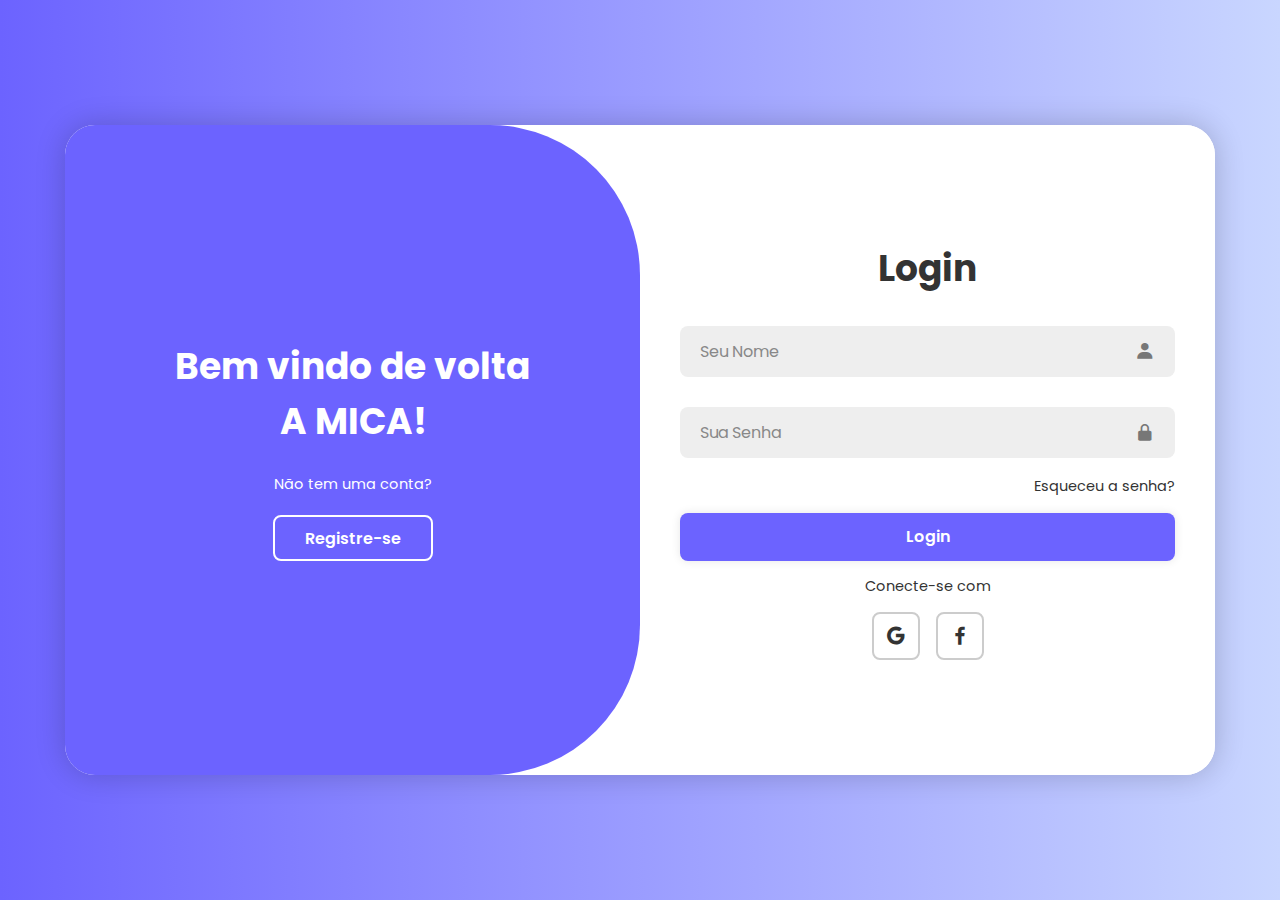
<file: index.html>
<!DOCTYPE html>
<html lang="en">
  <head>
    <meta charset="UTF-8" />
    <meta name="viewport" content="width=device-width, initial-scale=1.0" />
    <title>Login/Signup Form</title>
    <link href="https://unpkg.com/boxicons@2.1.4/css/boxicons.min.css"rel="stylesheet"/>
    <link rel="icon" type="image/png" href="uploads/LOGO MICA.png">
    <link rel="stylesheet" href="style/login/login.css"/>
  </head>
  <body>
    <div class="container">
      <div class="form-box login">
        <form
          id="loginForm"
          action="../Projeto Mica/php/validar.php"
          method="POST"
          autocomplete="off"
        >
          <h1>Login</h1>
          <div class="input-box">
            <input
              type="text"
              id="loginUsername"
              name="nome"
              placeholder="Seu Nome"
              required
            />
            <i class="bx bxs-user"></i> 
          </div>
          <div class="input-box">
            <input
              type="password"
              id="loginPassword"
              name="senha"
              placeholder="Sua Senha"
              required
            />
            <i class="bx bxs-lock-alt"></i>
          </div>
          <div class="forgot-link">
            <a href="#">Esqueceu a senha?</a>
          </div>
          <button type="submit" class="btn">Login</button>
          <p>Conecte-se com</p>
          <div class="social-icons">
            <a href="#"><i class="bx bxl-google"></i></a>
            <a href="#"><i class="bx bxl-facebook"></i></a>
          </div>
        </form>
      </div>

      <div class="form-box register">
        <form
          id="registerForm"
          action="../Projeto Mica/php/cadastro.php"
          method="post"
          autocomplete="off"
          enctype="multipart/form-data"
        >
          <h1>Registrar</h1>
          <div class="input-box">
            <input type="text" name="nome" placeholder="Seu Nome" required />
            <i class="bx bxs-user"></i>
          </div>
          <div class="input-box">
            <input
              type="email"
              name="email"
              placeholder="Email"
              required
            />
            <i class="bx bxs-envelope"></i>
          </div>
          <div class="input-box">
            <input
              type="password"
              name="senha"
              placeholder="Senha"
              required
            />
            <i class="bx bxs-lock-alt"></i>
          </div>
          <div class="input-box">
            <input
              type="file"
              id="imagem_pfp"
              name="imagem_pfp"
              accept="image/*"
              style="padding: 10px; background: #eee; border-radius: 8px;"
            />
            <i class="bx bxs-image"></i>
          </div>
          <button type="submit" class="btn">Registrar</button>
          <p>Registre-se com</p>
          <div class="social-icons">
            <a href="#"><i class="bx bxl-google"></i></a>
            <a href="#"><i class="bx bxl-facebook"></i></a>
          </div>
        </form>
      </div>

      <div class="toggle-box">
        <div class="toggle-panel toggle-left">
          <h1>Bem vindo de volta <br> A MICA! </h1>
          <p>Não tem uma conta?</p>
          <button class="btn register-btn">Registre-se</button>
        </div>

        <div class="toggle-panel toggle-right">
          <h1>Bem vindo <br> A MICA!</h1>
          <p>Ja possui uma conta?</p>
          <button class="btn login-btn">Login</button>
        </div>
      </div>
    </div>

    <script src="js/login.js"></script>

  </body>
</html>
</file>
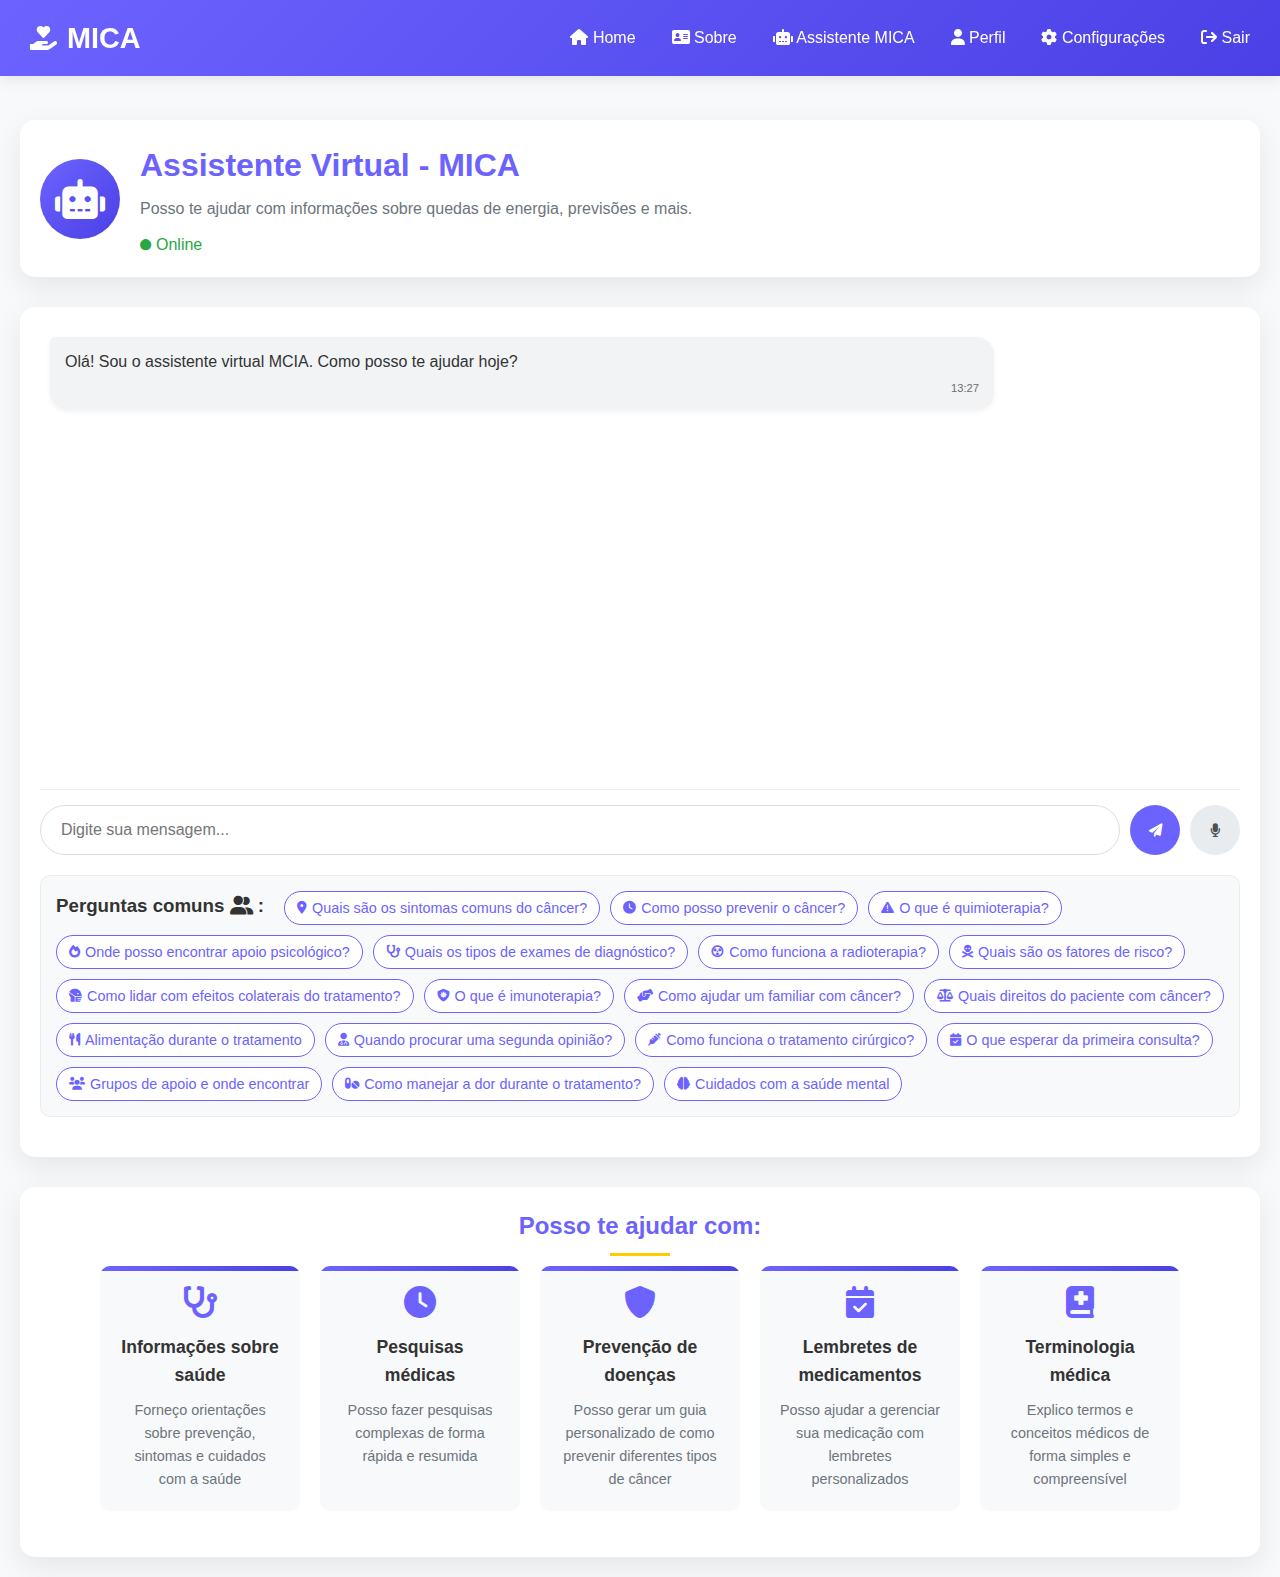
<file: chatbot.html>
<!DOCTYPE html>
<html lang="pt-br">
<head>
    <meta charset="UTF-8">
    <meta name="viewport" content="width=device-width, initial-scale=1.0">
    <title>Assistente Virtual - Poweríon</title>
    <link rel="icon" type="image/png" href="uploads/LOGO MICA.png">
    <link rel="stylesheet" href="style/chatbot/chatbot_adicional.css">
    <link rel="stylesheet" href="style/chatbot/chatbot.css">
    <link rel="stylesheet" href="https://cdnjs.cloudflare.com/ajax/libs/font-awesome/6.0.0-beta3/css/all.min.css">
    <style>
    
    </style>
</head>
<body>
    <header>
        <div class="logo-placeholder">
           <h1 class="logo"><i class="fas fa-hand-holding-heart"></i> MICA</h1>
        </div>
        <nav>
            <ul>
        <li><a href="home.html"><i class="fa fa-home"></i> Home</a></li>
        <li><a href="sobre.html"><i class="fa fa-address-card"></i> Sobre</a></li>
        <li><a href="chatbot.html"><i class="fas fa-robot"></i> Assistente MICA</a></li>
        <li><a href="perfil.php"><i class="fa fa-user" aria-hidden="true"></i> Perfil</a></li>
        <li><a href="configuraçoes.php"><i class="fa fa-cog"></i> Configurações</a></li>
        <li><a class= danger href="php/logout.php"><i class="fa fa-sign-out" aria-hidden="true"></i> Sair</a></li>
            </ul>
        </nav>
    </header>

    <main class="chatbot-container">
        <section class="chatbot-header">
            <div class="chatbot-avatar">
                <i class="fas fa-robot"></i>
            </div>
            <div class="chatbot-info">
                <h1>Assistente Virtual - MICA</h1>
                <p>Posso te ajudar com informações sobre quedas de energia, previsões e mais.</p>
                <div class="chatbot-status">
                    <span class="status-online"><i class="fas fa-circle"></i> Online</span>
                </div>
                <div id="api-status" class="api-error"></div>
            </div>
        </section>

        <section class="chatbot-content">
            <div class="chat-messages" id="chat-messages">
                <div class="message bot-message">
                    <div class="message-content">
                        <p>Olá! Sou o assistente virtual MCIA. Como posso te ajudar hoje?</p>
                    </div>
                    <div class="message-time" id="initial-message-time">14:30</div>
                </div>
                
                <div class="typing-indicator" id="typing-indicator">
                    <span class="typing-dot"></span>
                    <span class="typing-dot"></span>
                    <span class="typing-dot"></span>
                </div>
            </div>
            
            <div class="chat-input">
                <input type="text" id="user-input" placeholder="Digite sua mensagem..." autocomplete="off">
                <button id="send-btn"><i class="fas fa-paper-plane"></i></button>
                <button id="mic-btn"><i class="fas fa-microphone"></i></button>
            </div>

            <div class="quick-questions">
                <h3>Perguntas comuns <i class="fas fa-user-friends"></i> :</h3>
                <div class="quick-questions-container" id="quick-questions-container">
                </div>
            </div>
        </section>

        <section class="chatbot-help">
            <h2>Posso te ajudar com:</h2>
            <div class="help-topics">
                <div class="help-topic">
                    <i class="fas fa-stethoscope"></i>
                    <h3>Informações sobre saúde</h3>
                    <p>Forneço orientações sobre prevenção, sintomas e cuidados com a saúde</p>
                </div>
                <div class="help-topic">
                    <i class="fas fa-clock"></i>
                    <h3>Pesquisas médicas</h3>
                    <p>Posso fazer pesquisas complexas de forma rápida e resumida</p>
                </div>
                <div class="help-topic">
                    <i class="fas fa-shield-alt"></i>
                    <h3>Prevenção de doenças</h3>
                    <p>Posso gerar um guia personalizado de como prevenir diferentes tipos de câncer</p>
                </div>
                <div class="help-topic">
                    <i class="fas fa-calendar-check"></i>
                    <h3>Lembretes de medicamentos</h3>
                    <p>Posso ajudar a gerenciar sua medicação com lembretes personalizados</p>
                </div>
                <div class="help-topic">
                    <i class="fas fa-book-medical"></i>
                    <h3>Terminologia médica</h3>
                    <p>Explico termos e conceitos médicos de forma simples e compreensível</p>
                </div>
            </div>
            <br>
        </section>
    </main>
    <script src="private/responseFormatter.js"></script>
    <script src="private/chatbot.js"></script>
</body>
</html>
</file>
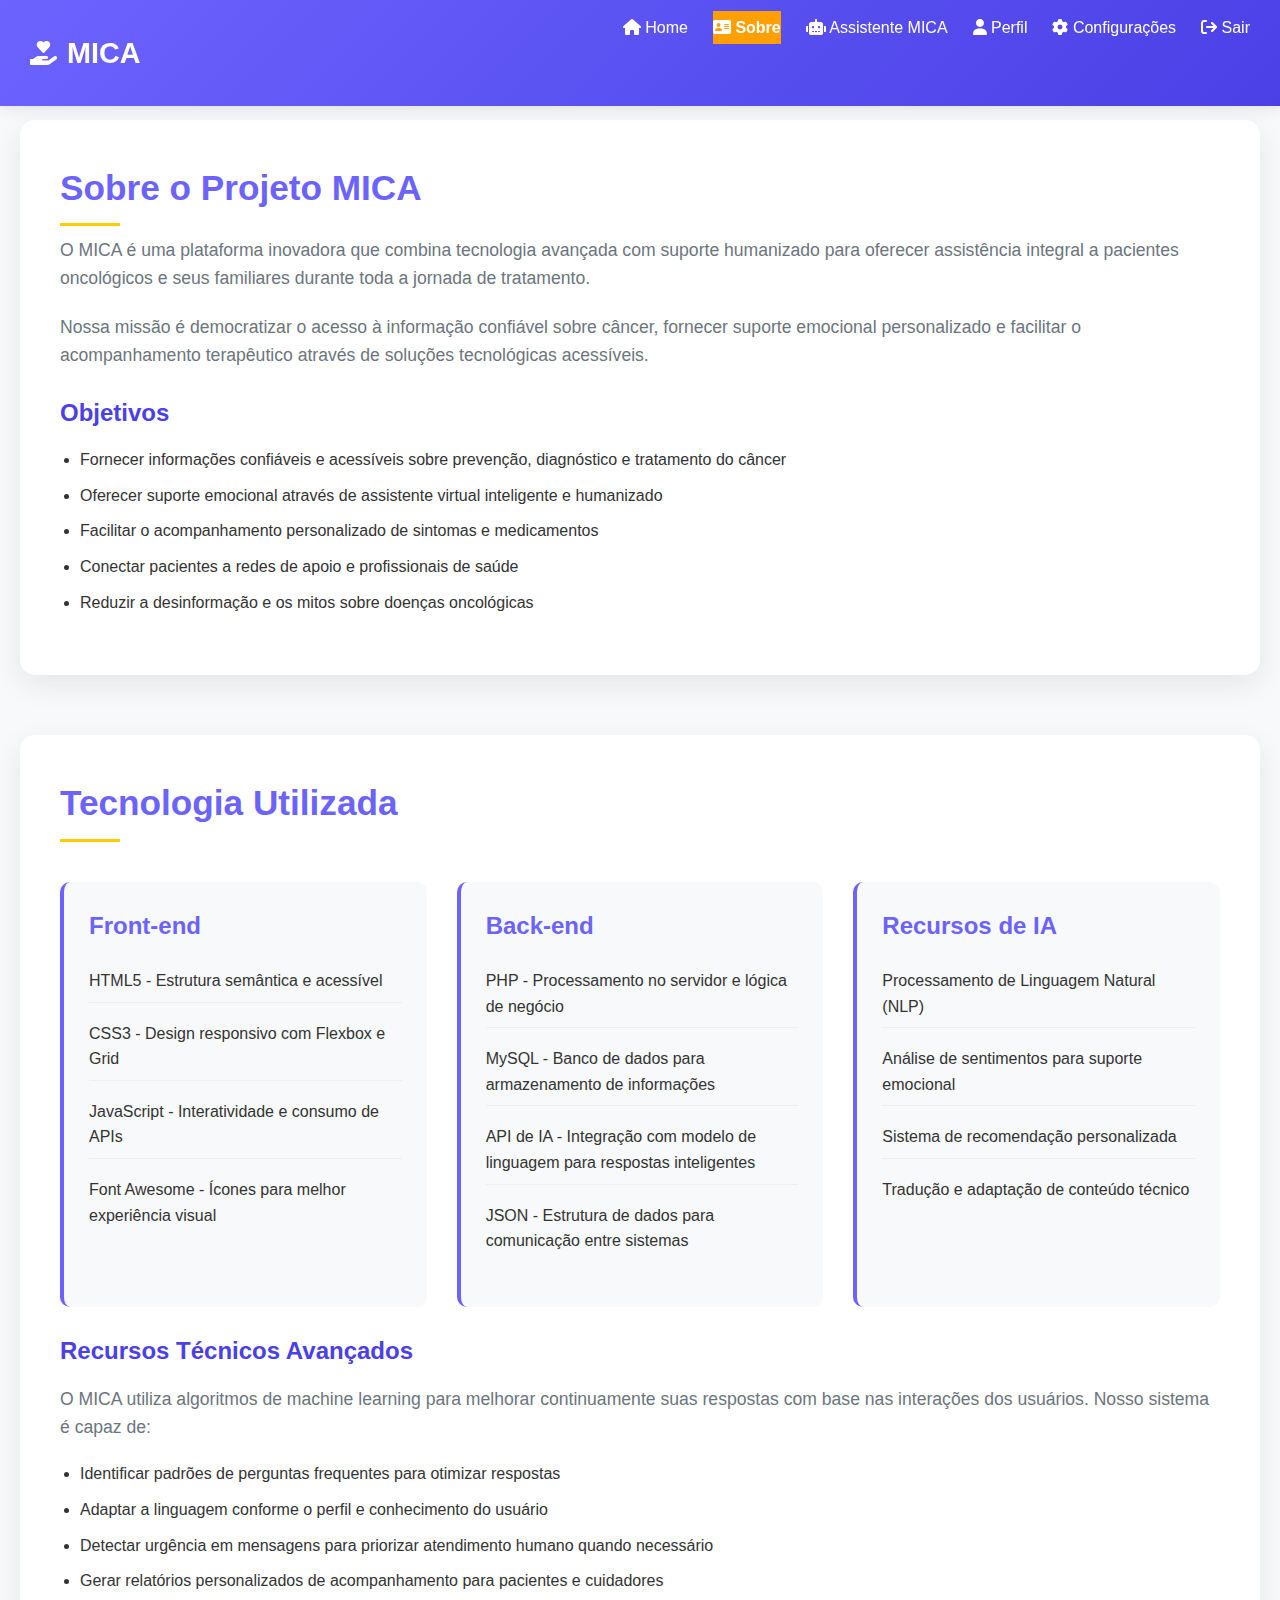
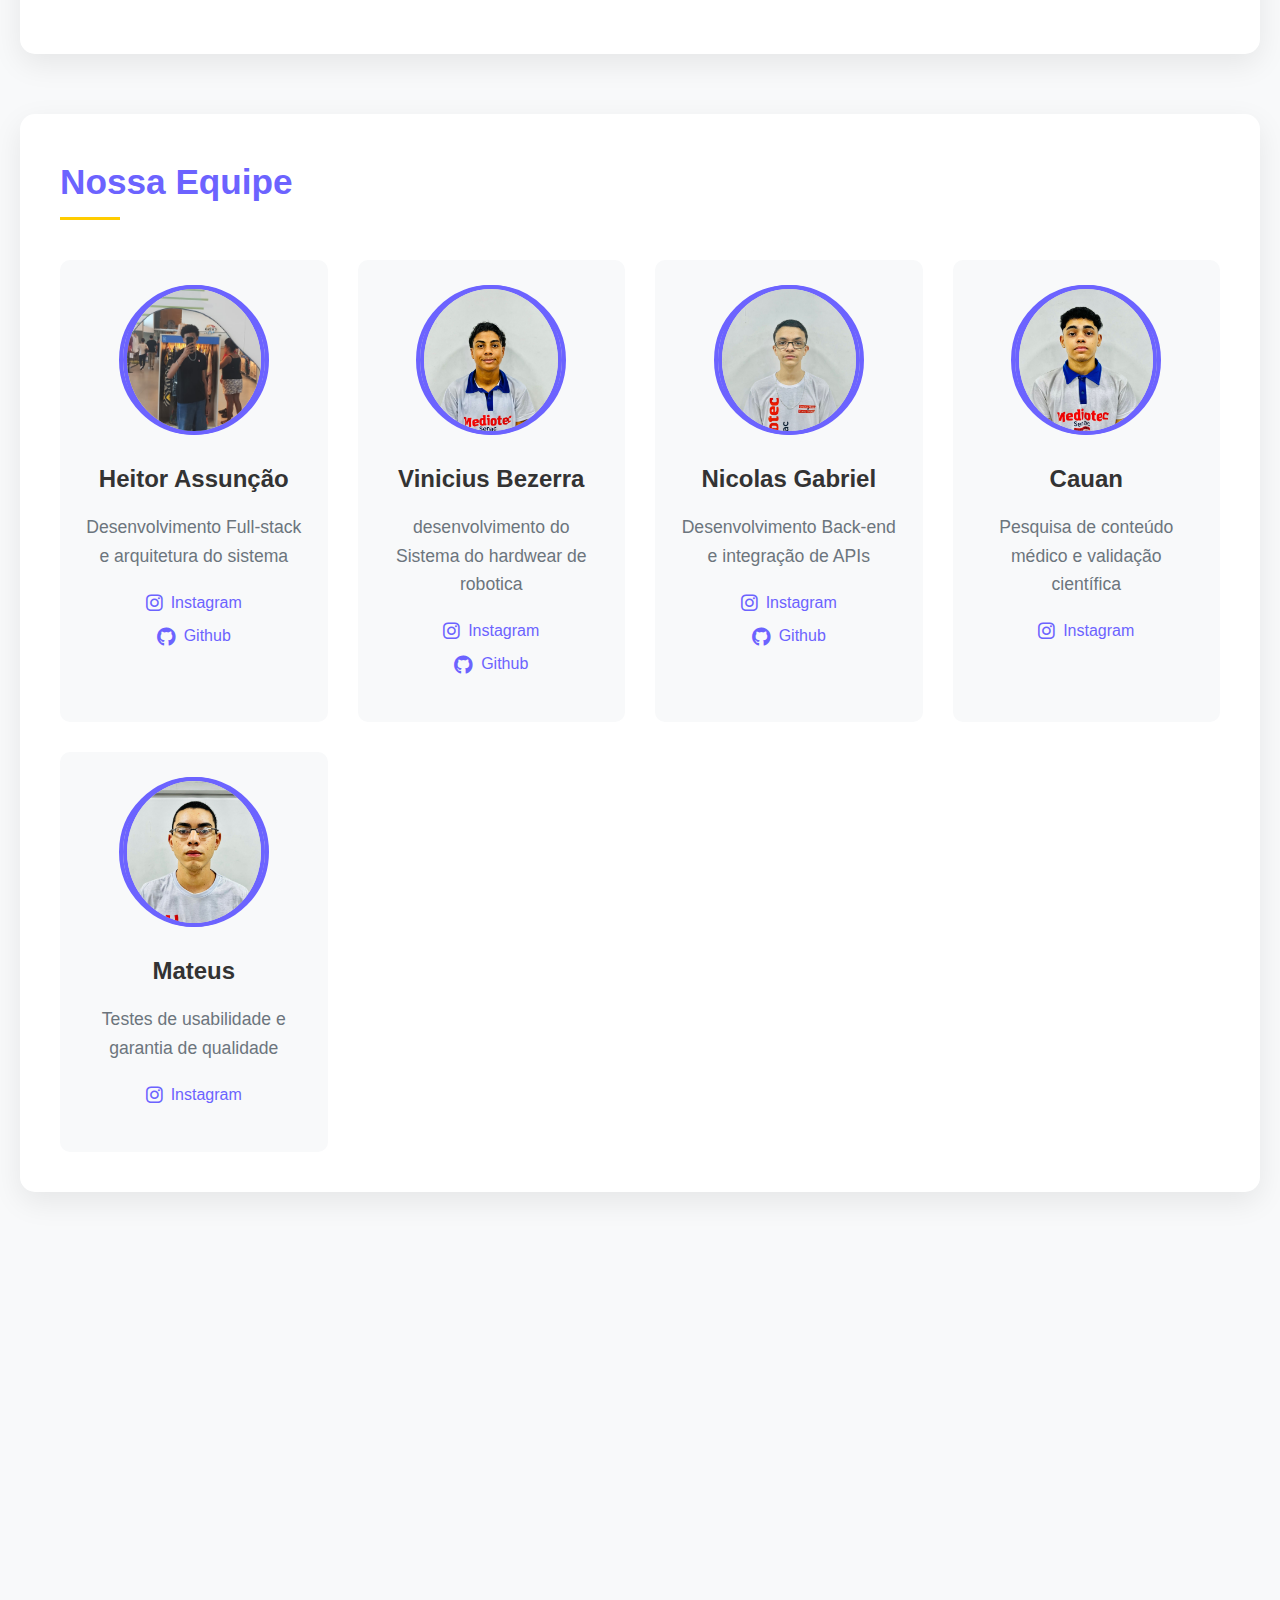
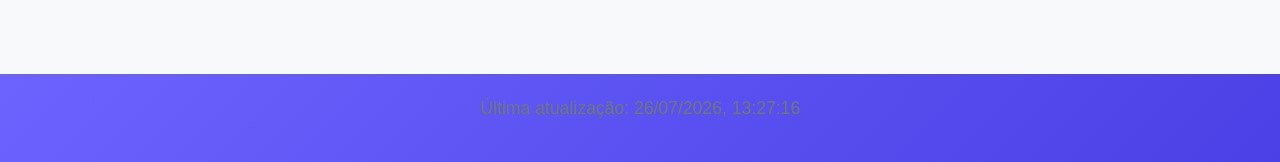
<file: sobre.html>
<!DOCTYPE html>
<html lang="pt-br">

<head>
    <meta charset="UTF-8">
    <meta name="viewport" content="width=device-width, initial-scale=1.0">
    <title>Sobre - MICA</title>
    <link rel="icon" type="image/png" href="uploads/LOGO MICA.png">
    <link rel="stylesheet" href="style/sobre/sobre.css">
    <link rel="stylesheet" href="https://cdnjs.cloudflare.com/ajax/libs/font-awesome/6.0.0-beta3/css/all.min.css">
</head>

<body>
    <header>
        <div class="logo-placeholder">
            <h1 class="logo"><i class="fas fa-hand-holding-heart"></i> MICA</h1>
        </div>
        <nav>
            <ul>
                <ul>
        <li><a href="home.html"><i class="fa fa-home"></i> Home</a></li>
        <li><a href="sobre.html"><i class="fa fa-address-card"></i> Sobre</a></li>
        <li><a href="chatbot.html"><i class="fas fa-robot"></i> Assistente MICA</a></li>
        <li><a href="perfil.php"><i class="fa fa-user" aria-hidden="true"></i> Perfil</a></li>
        <li><a href="configuraçoes.php"><i class="fa fa-cog"></i> Configurações</a></li>
        <li><a class= danger href="php/logout.php"><i class="fa fa-sign-out" aria-hidden="true"></i> Sair</a></li>
                </ul>
            </ul>
        </nav>
    </header>

    <main>
        <section id="sobre-projeto">
            <h2>Sobre o Projeto MICA</h2>
            <p>O MICA é uma plataforma inovadora que combina tecnologia avançada com suporte humanizado para oferecer assistência integral a pacientes oncológicos e seus familiares durante toda a jornada de tratamento.</p>
            
            <p>Nossa missão é democratizar o acesso à informação confiável sobre câncer, fornecer suporte emocional personalizado e facilitar o acompanhamento terapêutico através de soluções tecnológicas acessíveis.</p>

            <h3>Objetivos</h3>
            <ul>
                <li>Fornecer informações confiáveis e acessíveis sobre prevenção, diagnóstico e tratamento do câncer</li>
                <li>Oferecer suporte emocional através de assistente virtual inteligente e humanizado</li>
                <li>Facilitar o acompanhamento personalizado de sintomas e medicamentos</li>
                <li>Conectar pacientes a redes de apoio e profissionais de saúde</li>
                <li>Reduzir a desinformação e os mitos sobre doenças oncológicas</li>
            </ul>
        </section>

        <section id="tecnologia">
            <h2>Tecnologia Utilizada</h2>
            <div class="tech-grid">
                <div>
                    <h3>Front-end</h3>
                    <ul>
                        <li>HTML5 - Estrutura semântica e acessível</li>
                        <li>CSS3 - Design responsivo com Flexbox e Grid</li>
                        <li>JavaScript - Interatividade e consumo de APIs</li>
                        <li>Font Awesome - Ícones para melhor experiência visual</li>
                    </ul>
                </div>
                <div>
                    <h3>Back-end</h3>
                    <ul>
                        <li>PHP - Processamento no servidor e lógica de negócio</li>
                        <li>MySQL - Banco de dados para armazenamento de informações</li>
                        <li>API de IA - Integração com modelo de linguagem para respostas inteligentes</li>
                        <li>JSON - Estrutura de dados para comunicação entre sistemas</li>
                    </ul>
                </div>
                <div>
                    <h3>Recursos de IA</h3>
                    <ul>
                        <li>Processamento de Linguagem Natural (NLP)</li>
                        <li>Análise de sentimentos para suporte emocional</li>
                        <li>Sistema de recomendação personalizada</li>
                        <li>Tradução e adaptação de conteúdo técnico</li>
                    </ul>
                </div>
            </div>
            
            <h3>Recursos Técnicos Avançados</h3>
            <p>O MICA utiliza algoritmos de machine learning para melhorar continuamente suas respostas com base nas interações dos usuários. Nosso sistema é capaz de:</p>
            <ul>
                <li>Identificar padrões de perguntas frequentes para otimizar respostas</li>
                <li>Adaptar a linguagem conforme o perfil e conhecimento do usuário</li>
                <li>Detectar urgência em mensagens para priorizar atendimento humano quando necessário</li>
                <li>Gerar relatórios personalizados de acompanhamento para pacientes e cuidadores</li>
            </ul>
        </section>

        <section id="equipe">
            <h2>Nossa Equipe</h2>
            <div class="team-grid">
                <div class="team-member">
                    <div class="team-photo">
                        <img src="assets/heitor.jpg" alt="Heitor Assunção">
                    </div>
                    <h3>Heitor Assunção</h3>
                    <div class="task-description">
                        <p>Desenvolvimento Full-stack e arquitetura do sistema</p>
                    </div>
                    <ul class="social-links">
                        <li><a href="https://www.instagram.com/heitormonteiro23/"><i class="fab fa-instagram"></i> Instagram</a></li>
                        <li><a href="https://github.com/HeitorASM"><i class="fab fa-github"></i> Github</a></li>
                    </ul>
                </div>
                <div class="team-member">
                    <div class="team-photo">
                        <img src="assets/vinicios.jpg" alt="Vinicius Bezerra">
                    </div>
                    <h3>Vinicius Bezerra</h3>
                    <div class="task-description">
                        <p>desenvolvimento do Sistema do hardwear de robotica</p>
                    </div>
                    <ul class="social-links">
                        <li><a href="https://www.instagram.com/vinicios5u/"><i class="fab fa-instagram"></i> Instagram</a></li>
                        <li><a href="https://github.com/DevViniciosBR"><i class="fab fa-github"></i> Github</a></li>
                    </ul>
                </div>
                <div class="team-member">
                    <div class="team-photo">
                        <img src="assets/nicolas.jpg" alt="Nicolas Gabriel">
                    </div>
                    <h3>Nicolas Gabriel</h3>
                    <div class="task-description">
                        <p>Desenvolvimento Back-end e integração de APIs</p>
                    </div>
                    <ul class="social-links">
                        <li><a href="https://www.instagram.com/biel.znrx/"><i class="fab fa-instagram"></i> Instagram</a></li>
                        <li><a href="https://github.com/bielznrx"><i class="fab fa-github"></i> Github</a></li>
                    </ul>
                </div>
                <div class="team-member">
                    <div class="team-photo">
                        <img src="assets/cauan.jpg" alt="Cauan">
                    </div>
                    <h3>Cauan</h3>
                    <div class="task-description">
                        <p>Pesquisa de conteúdo médico e validação científica</p>
                    </div>
                    <ul class="social-links">
                        <li><a href="https://www.instagram.com/cauanwz/"><i class="fab fa-instagram"></i> Instagram</a></li>
                    </ul>
                </div>
                <div class="team-member">
                    <div class="team-photo">
                        <img src="assets/mateus.jpg" alt="Mateus">
                    </div>
                    <h3>Mateus</h3>
                    <div class="task-description">
                        <p>Testes de usabilidade e garantia de qualidade</p>
                    </div>
                    <ul class="social-links">
                        <li><a href="https://www.instagram.com/matteuslk3/"><i class="fab fa-instagram"></i> Instagram</a></li>
                    </ul>
                </div>
            </div>
        </section>

        <section id="contato">
            <h2>Contato</h2>
            <p>Tem dúvidas ou sugestões? Entre em contato conosco:</p>
            <address>
                Email: <a href="mailto:contato@mica.com">contato@mica.com</a><br>
                Telefone: (11) 99999-9999<br>
                Endereço: São Paulo, Brasil
            </address>
        </section>
    </main>

    <footer>
        <p id="ultimaAtualizacao">Última atualização: 03/09/2025</p>
    </footer>

    <script src="js/sobre.js"></script>
</body>

</html>
</file>
<file: style/login/login.css>
@import url('https://fonts.googleapis.com/css2?family=Poppins:ital,wght@0,100;0,200;0,300;0,400;0,500;0,600;0,700;0,800;0,900;1,100;1,200;1,300;1,400;1,500;1,600;1,700;1,800;1,900&display=swap');

* {
    margin: 0;
    padding: 0;
    box-sizing: border-box;
    font-family: "Poppins", sans-serif;
    text-decoration: none;
    list-style: none;
}

body {
    display: flex;
    justify-content: center;
    align-items: center;
    min-height: 100vh;
    background: linear-gradient(90deg, #6c63ff, #c9d6ff);
    padding: 20px;
}

.container {
    position: relative;
    width: 1150px;
    max-width: 100%;
    min-height: 650px;
    background: #fff;
    border-radius: 30px;
    box-shadow: 0 0 30px rgba(0, 0, 0, .2);
    overflow: hidden;
}

.container h1 {
    font-size: 36px;
    margin-bottom: 10px;
}

.container p {
    font-size: 14.5px;
    margin: 15px 0;
}

form {
    width: 100%;
}

.form-box {
    position: absolute;
    right: 0;
    width: 50%;
    height: 100%;
    background: #fff;
    display: flex;
    align-items: center;
    color: #333;
    text-align: center;
    padding: 40px;
    z-index: 1;
    transition: .6s ease-in-out 1.2s, visibility 0s 1s;
}

.container.active .form-box {
    right: 50%;
}

.form-box.register {
    visibility: hidden;
}

.container.active .form-box.register {
    visibility: visible;
}

.input-box {
    position: relative;
    margin: 30px 0;
}

.input-box input {
    width: 100%;
    padding: 13px 50px 13px 20px;
    background: #eee;
    border-radius: 8px;
    border: none;
    outline: none;
    font-size: 16px;
    color: #333;
    font-weight: 500;
    transition: all 0.3s ease;
}

.input-box input:focus {
    box-shadow: 0 0 5px rgba(255, 152, 0, 0.5);
}

.input-box input::placeholder {
    color: #888;
    font-weight: 400;
}

.input-box i {
    position: absolute;
    right: 20px;
    top: 50%;
    transform: translateY(-50%);
    font-size: 20px;
    color: #777;
}

/* Estilização especial para o campo de arquivo */
.input-box input[type="file"] {
    padding: 10px;
    cursor: pointer;
}

.input-box input[type="file"]::file-selector-button {
    padding: 8px 12px;
    background: #6c63ff;
    border: none;
    border-radius: 4px;
    color: #fff;
    font-weight: 500;
    cursor: pointer;
    margin-right: 10px;
}

.forgot-link {
    margin: -15px 0 15px;
    text-align: right;
}

.forgot-link a {
    font-size: 14.5px;
    color: #333;
    transition: color 0.3s ease;
}

.forgot-link a:hover {
    color: #6c63ff;
}

.btn {
    width: 100%;
    height: 48px;
    background: #6c63ff;
    border-radius: 8px;
    box-shadow: 0 0 10px rgba(0, 0, 0, .1);
    border: none;
    cursor: pointer;
    font-size: 16px;
    color: #fff;
    font-weight: 600;
    transition: all 0.3s ease;
}

.btn:hover {
    background: #6c63ff;
    transform: translateY(-2px);
    box-shadow: 0 5px 15px rgba(0, 0, 0, .2);
}

.social-icons {
    display: flex;
    justify-content: center;
    margin-top: 15px;
}

.social-icons a {
    display: inline-flex;
    padding: 10px;
    border: 2px solid #ccc;
    border-radius: 8px;
    font-size: 24px;
    color: #333;
    margin: 0 8px;
    transition: all 0.3s ease;
}

.social-icons a:hover {
    border-color: #6c63ff;
    color: #6c63ff;
    transform: translateY(-3px);
}

.toggle-box {
    position: absolute;
    width: 100%;
    height: 100%;
}

.toggle-box::before {
    content: '';
    position: absolute;
    left: -250%;
    width: 300%;
    height: 100%;
    background: #6c63ff;
    border-radius: 150px;
    z-index: 2;
    transition: 1.8s ease-in-out;
}

.container.active .toggle-box::before {
    left: 50%;
}

.toggle-panel {
    position: absolute;
    width: 50%;
    height: 100%;
    color: #fff;
    display: flex;
    flex-direction: column;
    justify-content: center;
    align-items: center;
    z-index: 2;
    transition: .6s ease-in-out;
    padding: 20px;
    text-align: center;
}

.toggle-panel.toggle-left {
    left: 0;
    transition-delay: 1.2s;
}

.container.active .toggle-panel.toggle-left {
    left: -50%;
    transition-delay: .6s;
}

.toggle-panel.toggle-right {
    right: -50%;
    transition-delay: .6s;
}

.container.active .toggle-panel.toggle-right {
    right: 0;
    transition-delay: 1.2s;
}

.toggle-panel p {
    margin-bottom: 20px;
}

.toggle-panel .btn {
    width: 160px;
    height: 46px;
    background: transparent;
    border: 2px solid #fff;
    box-shadow: none;
}

.toggle-panel .btn:hover {
    background: rgba(255, 255, 255, 0.2);
    transform: translateY(-2px);
}

/* Media Queries para responsividade */
@media screen and (max-width: 900px) {
    .container {
        width: 100%;
        height: auto;
        min-height: 600px;
    }
    
    .form-box {
        padding: 30px;
    }
}

@media screen and (max-width: 650px) {
    .container {
        height: auto;
        min-height: 700px;
    }

    .form-box {
        bottom: 0;
        width: 100%;
        height: 65%;
        padding: 25px;
    }

    .container.active .form-box {
        right: 0;
        bottom: 35%;
    }

    .toggle-box::before {
        left: 0;
        top: -270%;
        width: 100%;
        height: 300%;
        border-radius: 20vw;
    }

    .container.active .toggle-box::before {
        left: 0;
        top: 65%;
    }

    .container.active .toggle-panel.toggle-left {
        left: 0;
        top: -35%;
    }

    .toggle-panel {
        width: 100%;
        height: 35%;
    }
    
    .toggle-panel.toggle-left {
        top: 0;
    }
    
    .toggle-panel.toggle-right {
        right: 0;
        bottom: -35%;
    }

    .container.active .toggle-panel.toggle-right {
        bottom: 0;
    }
    
    .container h1 {
        font-size: 28px;
    }
}

@media screen and (max-width: 400px) {
    .form-box {
        padding: 20px;
    }

    .toggle-panel h1 {
        font-size: 26px;
    }
    
    .toggle-panel p {
        font-size: 13px;
    }
    
    .input-box {
        margin: 20px 0;
    }
    
    .btn {
        height: 44px;
        font-size: 15px;
    }
}
</file>
<file: style/chatbot/chatbot_adicional.css>
.typing-indicator {
            display: none;
            padding: 10px;
            background-color: var(--gray-light);
            border-radius: 18px;
            margin-bottom: 10px;
            align-self: flex-start;
            max-width: 80px;
        }
        
        .typing-dot {
            float: left;
            width: 8px;
            height: 8px;
            margin: 0 4px;
            background: var(--gray-dark);
            border-radius: 50%;
            opacity: 0;
            animation: loadingFade 1s infinite;
        }
        
        .typing-dot:nth-child(1) {
            animation-delay: 0s;
        }
        
        .typing-dot:nth-child(2) {
            animation-delay: 0.2s;
        }
        
        .typing-dot:nth-child(3) {
            animation-delay: 0.4s;
        }
        
        @keyframes loadingFade {
            0% { opacity: 0; }
            50% { opacity: 0.8; }
            100% { opacity: 0; }
        }
        
        .status-online { color: var(--success); }
        .status-offline { color: var(--danger); }
        
        .api-error {
            color: var(--danger);
            font-size: 0.9rem;
            margin-top: 5px;
            display: none;
        }

        .quick-questions {
            display: grid;
            grid-template-columns: repeat(auto-fit, minmax(200px, 1fr));
            gap: 10px;
            margin-top: 20px;
        }

        .quick-btn {
            display: flex;
            align-items: center;
            gap: 8px;
            padding: 10px 15px;
            background: var(--primary-light);
            border: none;
            border-radius: 8px;
            cursor: pointer;
            transition: background 0.3s ease;
        }

        .quick-btn:hover {
            background: var(--primary);
            color: white;
        }

nav ul {
    list-style-type: none;
    padding: 0;
    display: flex;
    justify-content: center;
    gap: 1rem;
}

nav a {
    color: white;
    text-decoration: none;
    padding: 0.5rem 1rem;
    border-radius: 4px;
    transition: background-color 0.3s;
}

nav a:hover {
    background-color: #34495e;
}
nav a.active {
  background-color: var(--primary-dark);
  font-weight: bold;
}
</file>
<file: style/chatbot/chatbot.css>
:root {
  --primary: #6c63ff;
  --secondary: #4a40e5;
  --accent: #ffcc00;
  --light: #f8f9fa;
  --dark: #333;
  --gray: #6c757d;
  --gray-light: #e9ecef;
  --gray-dark: #495057;
  --success: #28a745;
  --danger: #dc3545;
  --warning: #ffc107;
}

* {
  margin: 0;
  padding: 0;
  box-sizing: border-box;
}

body {
  font-family: 'Poppins', Arial, sans-serif;
  background-color: var(--light);
  color: var(--dark);
  line-height: 1.6;
  overflow-x: hidden;
}

/* Header */
header {
  background: linear-gradient(135deg, var(--primary) 0%, var(--secondary) 100%);
  color: white;
  padding: 15px 30px;
  display: flex;
  justify-content: space-between;
  align-items: center;
  position: fixed;
  width: 100%;
  top: 0;
  z-index: 1000;
  box-shadow: 0 2px 15px rgba(0,0,0,0.1);
}

.logo-placeholder h1 {
  margin: 0;
  font-size: 1.8rem;
  font-weight: 700;
  display: flex;
  align-items: center;
}

.logo-placeholder h1 i {
  margin-right: 10px;
  font-size: 1.5rem;
}

.date-time {
  display: flex;
  flex-direction: column;
  align-items: center;
  font-size: 0.9rem;
}

#current-date {
  font-weight: 500;
}

#current-time {
  font-weight: 300;
}

nav ul {
  display: flex;
  list-style: none;
}

nav ul li {
  margin-left: 20px;
}

nav ul li a {
  color: white;
  text-decoration: none;
  font-weight: 500;
  transition: all 0.3s;
  position: relative;
  padding: 5px 0;
}

nav ul li a:after {
  content: '';
  position: absolute;
  width: 0;
  height: 2px;
  bottom: 0;
  left: 0;
  background-color: var(--accent);
  transition: width 0.3s;
}

nav ul li a:hover {
  color: var(--accent);
}

nav ul li a:hover:after {
  width: 100%;
}

nav ul li a.active {
  color: var(--accent);
}

nav ul li a.active:after {
  width: 100%;
}

/* Main Content */
.chatbot-container {
  margin-top: 100px;
  padding: 20px;
  max-width: 1500px;
  margin-left: auto;
  margin-right: auto;
}

.chatbot-header {
  display: flex;
  align-items: center;
  background: white;
  border-radius: 15px;
  padding: 20px;
  box-shadow: 0 10px 30px rgba(0,0,0,0.08);
  margin-bottom: 30px;
}

.chatbot-avatar {
  width: 80px;
  height: 80px;
  background: linear-gradient(135deg, var(--primary) 0%, var(--secondary) 100%);
  border-radius: 50%;
  display: flex;
  justify-content: center;
  align-items: center;
  margin-right: 20px;
}

.chatbot-avatar i {
  font-size: 2.5rem;
  color: white;
}

.chatbot-info h1 {
  color: var(--primary);
  margin-bottom: 5px;
}

.chatbot-info p {
  color: var(--gray);
  margin-bottom: 10px;
}

.chatbot-status {
  display: flex;
  align-items: center;
}

.status-online {
  color: var(--success);
  font-weight: 500;
  display: flex;
  align-items: center;
}

.status-online i {
  font-size: 0.7rem;
  margin-right: 5px;
}

.api-error {
  background: #ffebee;
  color: #c62828;
  padding: 8px 12px;
  border-radius: 5px;
  margin-top: 10px;
  font-size: 0.9rem;
}

/* Chat Content */
.chatbot-content {
  background: white;
  border-radius: 15px;
  padding: 20px;
  box-shadow: 0 10px 30px rgba(0,0,0,0.08);
  margin-bottom: 30px;
  height: 850px;
  display: flex;
  flex-direction: column;
}

.chat-messages {
  flex: 1;
  overflow-y: auto;
  padding: 10px;
  margin-bottom: 20px;
}

.message {
  max-width: 80%;
  margin-bottom: 15px;
  padding: 12px 15px;
  border-radius: 18px;
  animation: fadeIn 0.3s;
  position: relative;
  display: flex;
  flex-direction: column;
}

.bot-message {
  background: #f1f3f5;
  border-top-left-radius: 5px;
  align-self: flex-start;
  box-shadow: 0 2px 5px rgba(0,0,0,0.05);
}

.bot-message strong {
  color: var(--primary);
  font-weight: 600;
}

.bot-message em {
  color: var(--secondary);
  font-style: italic;
}

.user-message {
  background: var(--primary);
  color: white;
  border-top-right-radius: 5px;
  align-self: flex-end;
  margin-left: auto;
}

.message-content p {
  margin: 0;
}

.message-time {
  font-size: 0.7rem;
  margin-top: 5px;
  opacity: 0.7;
  align-self: flex-end;
}

.typing-indicator {
  display: flex;
  align-items: center;
  padding: 10px 15px;
  background: #f1f3f5;
  border-radius: 18px;
  align-self: flex-start;
  margin-bottom: 15px;
  display: none;
}

.typing-dot {
  width: 8px;
  height: 8px;
  background: var(--gray);
  border-radius: 50%;
  margin: 0 2px;
  animation: typingAnimation 1.4s infinite ease-in-out;
}

.typing-dot:nth-child(1) {
  animation-delay: 0s;
}

.typing-dot:nth-child(2) {
  animation-delay: 0.2s;
}

.typing-dot:nth-child(3) {
  animation-delay: 0.4s;
}

.chat-input {
  display: flex;
  border-top: 1px solid #eee;
  padding-top: 15px;
}

.chat-input input {
  flex: 1;
  border: 1px solid #ddd;
  border-radius: 25px;
  padding: 12px 20px;
  font-size: 1rem;
  outline: none;
  transition: border-color 0.3s;
}

.chat-input input:focus {
  border-color: var(--primary);
}

.chat-input button {
  background: var(--primary);
  color: white;
  border: none;
  border-radius: 50%;
  width: 50px;
  height: 50px;
  margin-left: 10px;
  cursor: pointer;
  transition: background 0.3s;
  display: flex;
  justify-content: center;
  align-items: center;
}

.chat-input button:hover {
  background: var(--secondary);
}

.chat-input button#mic-btn {
  background: var(--gray-light);
  color: var(--gray-dark);
}

.chat-input button#mic-btn:hover {
  background: var(--gray);
  color: white;
}

.chat-input button.recording {
  background: var(--danger);
  color: white;
  animation: pulse 1s infinite;
}

/* Quick Questions */
.quick-questions {
  display: flex;
  flex-wrap: wrap;
  gap: 10px;
  margin-bottom: 20px;
  padding: 15px;
  background: #f8f9fa;
  border-radius: 10px;
  border: 1px solid #e9ecef;
}

.quick-btn {
  padding: 8px 12px;
  border: 1px solid var(--primary);
  border-radius: 20px;
  background: white;
  color: var(--primary);
  cursor: pointer;
  transition: all 0.3s;
  font-size: 0.9rem;
  display: flex;
  align-items: center;
  gap: 5px;
  white-space: nowrap;
}

.quick-btn:hover {
  background: var(--primary);
  color: white;
  transform: translateY(-2px);
}

.quick-btn i {
  font-size: 0.8rem;
}

/* Help Section */
.chatbot-help {
  background: white;
  border-radius: 15px;
  padding: 20px;
  box-shadow: 0 10px 30px rgba(0,0,0,0.08);
}

.chatbot-help h2 {
  color: var(--primary);
  margin-bottom: 20px;
  text-align: center;
  position: relative;
}

.chatbot-help h2:after {
  content: '';
  position: absolute;
  width: 60px;
  height: 3px;
  background: var(--accent);
  bottom: -10px;
  left: 50%;
  transform: translateX(-50%);
}

.help-topics {
  display: flex;
  flex-wrap: wrap;
  justify-content: center;
  gap: 20px;
}

.help-topic {
  background: #f8f9fa;
  border-radius: 10px;
  padding: 20px;
  text-align: center;
  width: 200px;
  transition: all 0.3s;
  position: relative;
  overflow: hidden;
}

.help-topic:before {
  content: '';
  position: absolute;
  top: 0;
  left: 0;
  width: 100%;
  height: 5px;
  background: linear-gradient(90deg, var(--primary), var(--secondary));
}

.help-topic:hover {
  transform: translateY(-5px);
  box-shadow: 0 10px 20px rgba(0,0,0,0.1);
}

.help-topic i {
  font-size: 2rem;
  color: var(--primary);
  margin-bottom: 15px;
}

.help-topic h3 {
  color: var(--dark);
  margin-bottom: 10px;
  font-size: 1.1rem;
}

.help-topic p {
  color: var(--gray);
  font-size: 0.9rem;
}

/* Animações */
@keyframes fadeIn {
  from {
    opacity: 0;
    transform: translateY(10px);
  }
  to {
    opacity: 1;
    transform: translateY(0);
  }
}

@keyframes typingAnimation {
  0%, 100% {
    transform: scale(0.8);
    opacity: 0.5;
  }
  50% {
    transform: scale(1);
    opacity: 1;
  }
}

@keyframes pulse {
  0% {
    transform: scale(1);
  }
  50% {
    transform: scale(1.1);
  }
  100% {
    transform: scale(1);
  }
}

/* Responsividade */
@media (max-width: 768px) {
  header {
    flex-direction: column;
    padding: 15px 20px;
    position: relative;
  }
  
  .logo-placeholder {
    margin-bottom: 10px;
  }
  
  .date-time {
    margin-bottom: 15px;
  }
  
  nav ul {
    flex-wrap: wrap;
    justify-content: center;
  }
  
  nav ul li {
    margin: 5px 10px;
  }
  
  .chatbot-container {
    margin-top: 30px;
    padding: 10px;
  }
  
  .chatbot-header {
    flex-direction: column;
    text-align: center;
  }
  
  .chatbot-avatar {
    margin-right: 0;
    margin-bottom: 15px;
  }
  
  .help-topics {
    flex-direction: column;
    align-items: center;
  }
  
  .help-topic {
    width: 100%;
    max-width: 300px;
  }
  
  .message {
    max-width: 90%;
  }
  
  .quick-questions {
    flex-direction: column;
  }
  
  .quick-btn {
    justify-content: center;
  }
  
  .chat-input {
    flex-wrap: wrap;
  }
  
  .chat-input input {
    margin-bottom: 10px;
  }
}
</file>
<file: style/sobre/sobre.css>
:root {
  --primary: #6c63ff;
  --secondary: #4a40e5;
  --accent: #ffcc00;
  --light: #f8f9fa;
  --dark: #333;
  --gray: #6c757d;
  --success: #28a745;
}

* {
  margin: 0;
  padding: 0;
  box-sizing: border-box;
}

body {
  font-family: 'Poppins', Arial, sans-serif;
  background-color: var(--light);
  color: var(--dark);
  line-height: 1.6;
  overflow-x: hidden;
}

/* Header */
header {
  background: linear-gradient(135deg, var(--primary) 0%, var(--secondary) 100%);
  color: white;
  padding: 15px 30px;
  display: flex;
  justify-content: space-between;
  align-items: center;
  position: fixed;
  width: 100%;
  top: 0;
  z-index: 1000;
  box-shadow: 0 2px 15px rgba(0,0,0,0.1);
}

.logo-placeholder h1 {
  margin: 0;
  font-size: 1.8rem;
  font-weight: 700;
  display: flex;
  align-items: center;
}

.logo-placeholder h1 i {
  margin-right: 10px;
  font-size: 1.5rem;
}

nav ul {
  display: flex;
  list-style: none;
  align-items: center;
}

nav ul li {
  margin-left: 25px;
}

nav ul li a {
  color: white;
  text-decoration: none;
  font-weight: 500;
  transition: all 0.3s;
  position: relative;
  padding: 8px 0;
}

nav ul li a:after {
  content: '';
  position: absolute;
  width: 0;
  height: 2px;
  bottom: 0;
  left: 0;
  background-color: var(--accent);
  transition: width 0.3s;
}

nav ul li a:hover {
  color: var(--accent);
}

nav ul li a:hover:after {
  width: 100%;
}

/* Main Content */
main {
  margin-top: 80px;
  padding: 40px 20px;
}

section {
  margin-bottom: 60px;
  padding: 40px;
  background: white;
  border-radius: 15px;
  box-shadow: 0 10px 30px rgba(0,0,0,0.08);
  animation: fadeInUp 0.8s ease;
}

h2 {
  font-size: 2.2rem;
  margin-bottom: 20px;
  color: var(--primary);
  position: relative;
  display: inline-block;
}

h2:after {
  content: '';
  position: absolute;
  width: 60px;
  height: 3px;
  background: var(--accent);
  bottom: -10px;
  left: 0;
}

h3 {
  font-size: 1.5rem;
  margin: 25px 0 15px;
  color: var(--secondary);
}

p {
  font-size: 1.1rem;
  margin-bottom: 20px;
  color: var(--gray);
}

ul {
  margin-left: 20px;
  margin-bottom: 20px;
}

li {
  margin-bottom: 10px;
}

/* Tech Grid */
.tech-grid {
  display: grid;
  grid-template-columns: repeat(auto-fit, minmax(250px, 1fr));
  gap: 30px;
  margin-top: 30px;
}

.tech-grid > div {
  background: #f8f9fa;
  padding: 25px;
  border-radius: 10px;
  border-left: 4px solid var(--primary);
}

.tech-grid h3 {
  color: var(--primary);
  margin-top: 0;
}

.tech-grid ul {
  list-style: none;
  margin-left: 0;
}

.tech-grid li {
  padding: 8px 0;
  border-bottom: 1px solid #eee;
}

.tech-grid li:last-child {
  border-bottom: none;
}

/* Team Grid */
.team-grid {
  display: grid;
  grid-template-columns: repeat(auto-fit, minmax(250px, 1fr));
  gap: 30px;
  margin-top: 30px;
}

.team-member {
  background: #f8f9fa;
  padding: 25px;
  border-radius: 10px;
  text-align: center;
  transition: all 0.3s;
}

.team-member:hover {
  transform: translateY(-5px);
  box-shadow: 0 10px 20px rgba(0,0,0,0.1);
}

.team-photo {
  width: 150px;
  height: 150px;
  border-radius: 50%;
  object-fit: cover;
  margin: 0 auto 20px;
  border: 4px solid var(--primary);
  background-color: #ddd;
  display: flex;
  align-items: center;
  justify-content: center;
  color: #999;
  font-style: italic;
}

.team-member h3 {
  margin-bottom: 15px;
  color: var(--dark);
}

.social-links {
  list-style: none;
  margin-left: 0;
}

.social-links li {
  margin-bottom: 8px;
  border-bottom: none;
}

.social-links a {
  color: var(--primary);
  text-decoration: none;
  display: flex;
  align-items: center;
  justify-content: center;
  transition: color 0.3s;
}

.social-links a:hover {
  color: var(--secondary);
}

.social-links i {
  margin-right: 8px;
  font-size: 1.2rem;
}

/* Contact Section */
address {
  font-style: normal;
  margin-top: 15px;
}

address a {
  color: var(--primary);
  text-decoration: none;
}

address a:hover {
  text-decoration: underline;
}

/* Footer */
footer {
  background: linear-gradient(135deg, var(--primary) 0%, var(--secondary) 100%);
  color: white;
  text-align: center;
  padding: 20px;
  margin-top: 40px;
}

/* Animações */
@keyframes fadeInUp {
  from {
    opacity: 0;
    transform: translateY(20px);
  }
  to {
    opacity: 1;
    transform: translateY(0);
  }
}

/* Responsividade */
@media (max-width: 768px) {
  header {
    padding: 15px 20px;
    flex-direction: column;
    text-align: center;
  }
  
  nav ul {
    flex-direction: column;
    margin-top: 15px;
  }
  
  nav ul li {
    margin: 10px 0;
  }
  
  main {
    margin-top: 120px;
    padding: 20px 15px;
  }
  
  section {
    padding: 25px 20px;
  }
  
  .tech-grid, .team-grid {
    grid-template-columns: 1fr;
  }
}

.team-photo img {
    width: 150px;
    height: 150px;
    object-fit: cover;
    border-radius: 50%;
    border: 4px solid var(--primary);
}

.team-photo {
    width: 150px;
    height: 150px;
    margin: 0 auto 20px;
    display: flex;
    align-items: center;
    justify-content: center;
}
</file>
